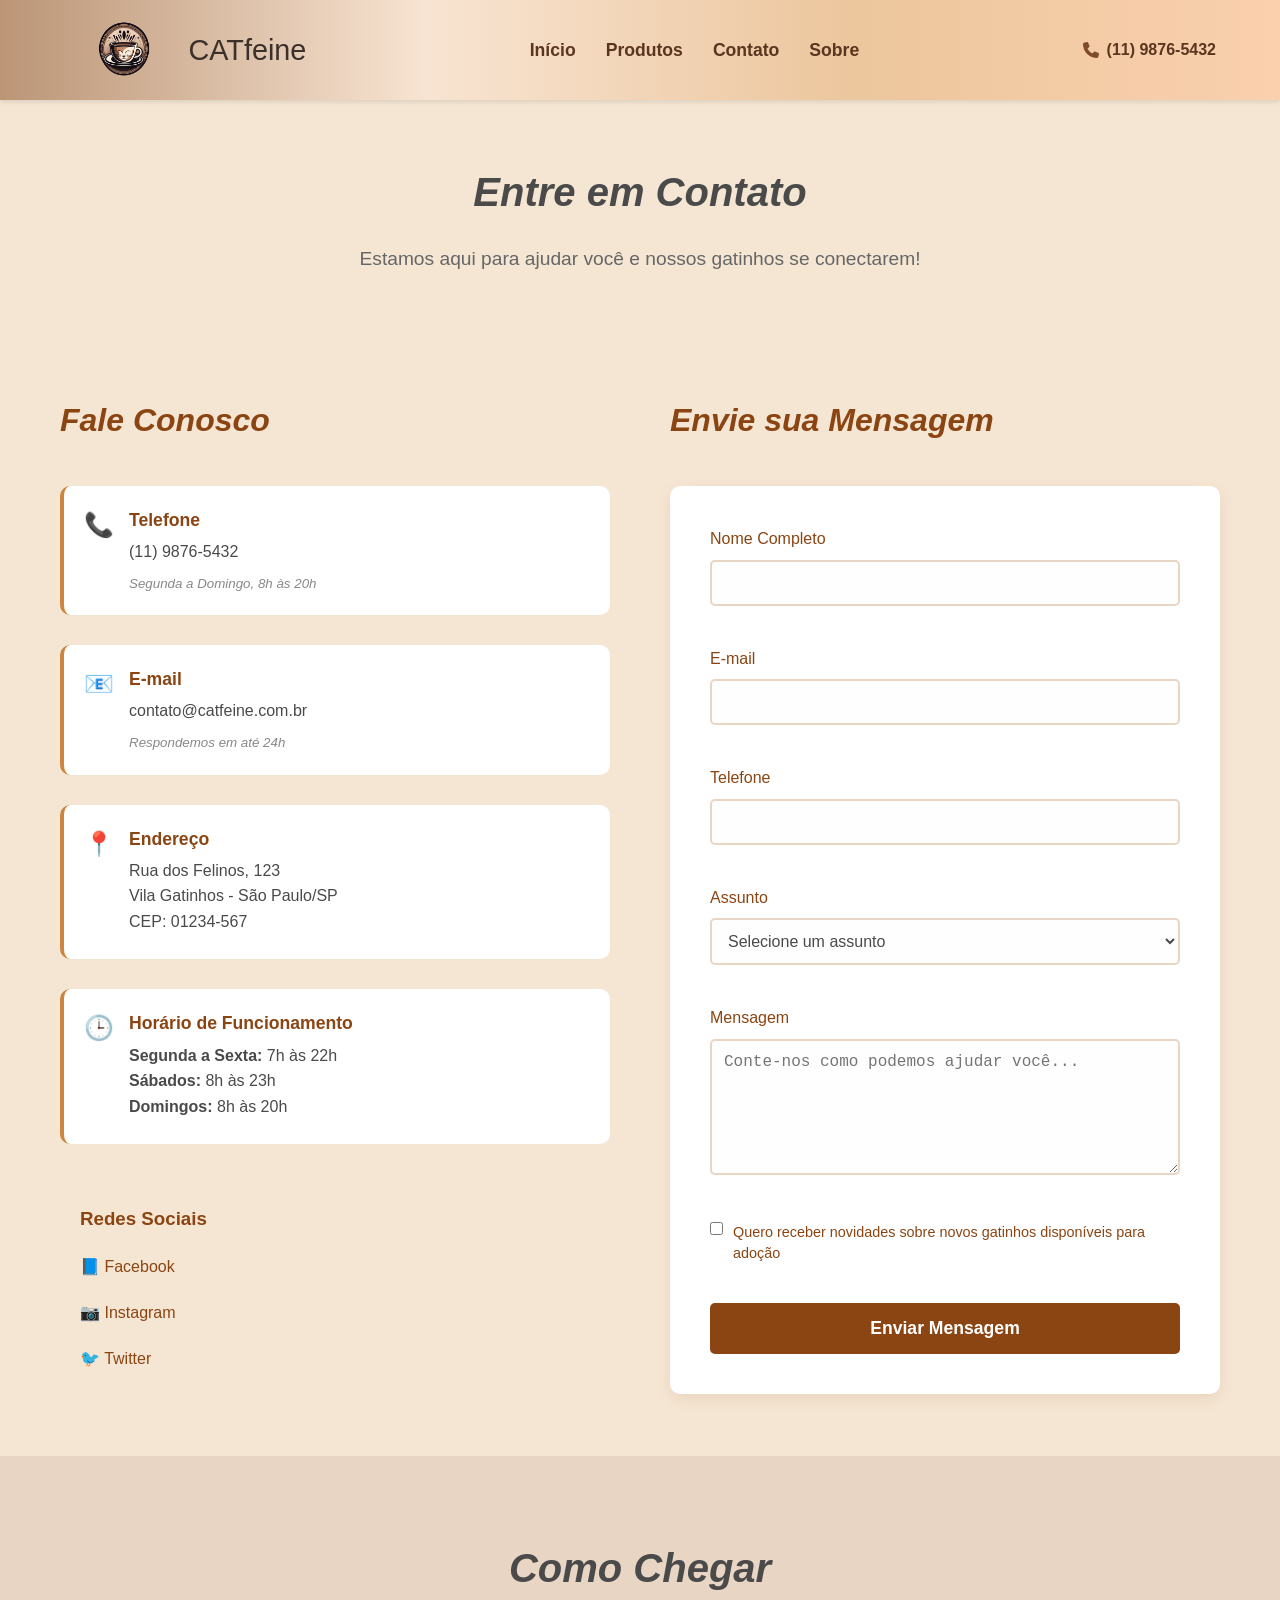
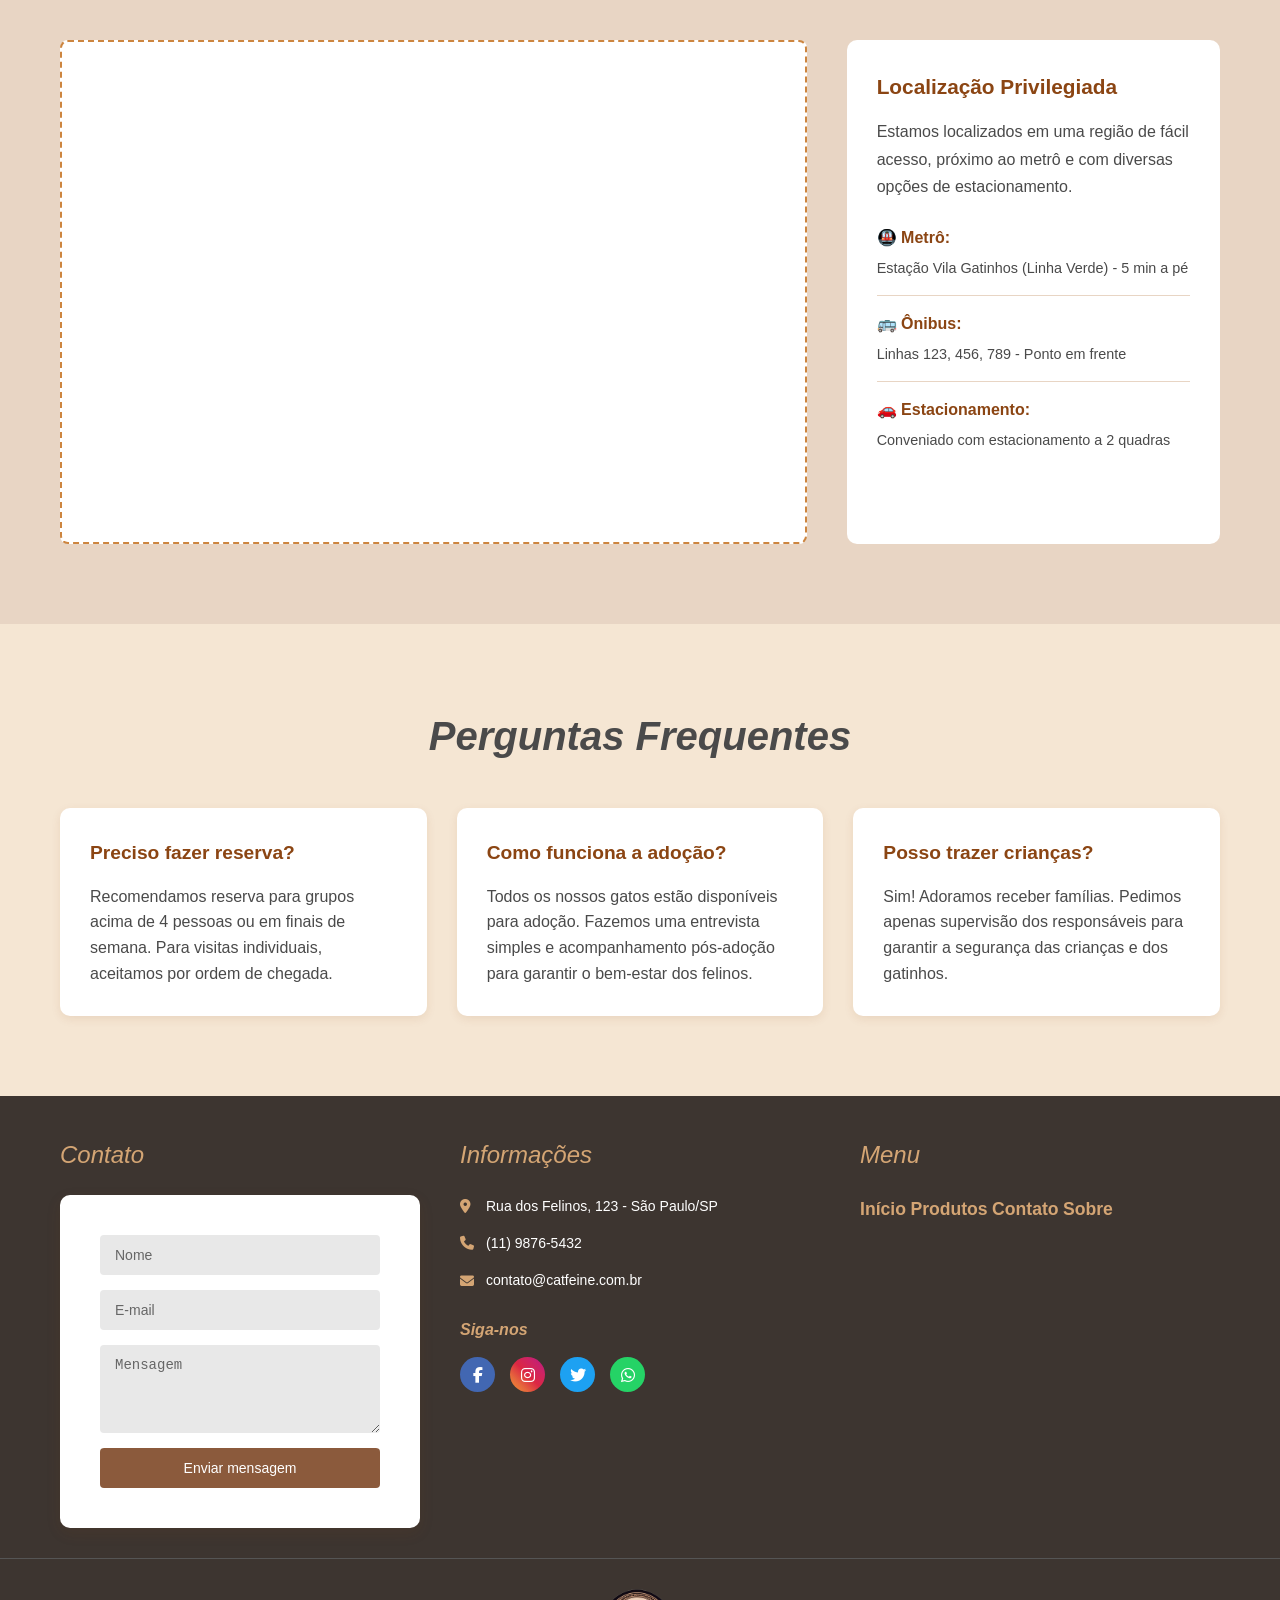
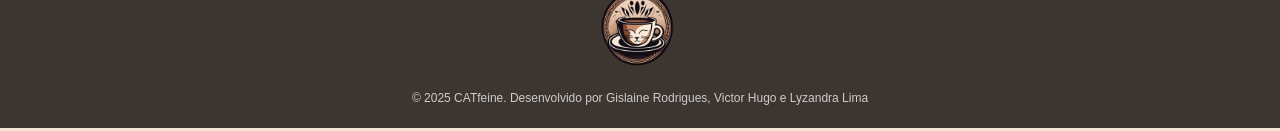
<file: contato.html>
<!DOCTYPE html>
<html lang="pt-BR">

<head>
    <meta charset="UTF-8">
    <meta name="viewport" content="width=device-width, initial-scale=1.0">
    <title>Contato - Catfeine Cat Café</title>
    <link rel="stylesheet" href="styles/contato.css">
    <link rel="stylesheet" href="https://cdnjs.cloudflare.com/ajax/libs/font-awesome/6.4.0/css/all.min.css">
</head>

<body>
    <header>
    <div class="logo">
        <img src="img/logo.png" alt="logotipo da cafeteria CATfeine" height="70px">
        <p>CATfeine</p>
    </div>
    
    <input type="checkbox" id="menu-toggle" class="menu-toggle">
    
    <label for="menu-toggle" class="hamburger">
        <span></span>
        <span></span>
        <span></span>
    </label>
    
    <nav>
        <ul>
            <li><a href="index.html">Início</a></li>
            <li><a href="produtos.html">Produtos</a></li>
            <li><a href="contato.html">Contato</a></li>
            <li><a href="sobre.html">Sobre</a></li>
        </ul>
    </nav>
    
    <div class="header-contact">
        <i class="fas fa-phone"></i>
        <span>(11) 9876-5432</span>
    </div>
</header>

    <main>
        <section class="contact-header">
            <div class="container">
                <h1 class="page-title">Entre em Contato</h1>
                <p class="page-subtitle">Estamos aqui para ajudar você e nossos gatinhos se conectarem!</p>
            </div>
        </section>

        <section class="contact-main">
            <div class="container">
                <div class="contact-grid">
                    <div class="contact-info-section">
                        <h2>Fale Conosco</h2>

                        <div class="contact-item">
                            <div class="contact-icon">📞</div>
                            <div class="contact-details">
                                <h3>Telefone</h3>
                                <p>(11) 9876-5432</p>
                                <small>Segunda a Domingo, 8h às 20h</small>
                            </div>
                        </div>

                        <div class="contact-item">
                            <div class="contact-icon">📧</div>
                            <div class="contact-details">
                                <h3>E-mail</h3>
                                <p>contato@catfeine.com.br</p>
                                <small>Respondemos em até 24h</small>
                            </div>
                        </div>

                        <div class="contact-item">
                            <div class="contact-icon">📍</div>
                            <div class="contact-details">
                                <h3>Endereço</h3>
                                <p>Rua dos Felinos, 123<br>
                                    Vila Gatinhos - São Paulo/SP<br>
                                    CEP: 01234-567</p>
                            </div>
                        </div>

                        <div class="contact-item">
                            <div class="contact-icon">🕒</div>
                            <div class="contact-details">
                                <h3>Horário de Funcionamento</h3>
                                <p><strong>Segunda a Sexta:</strong> 7h às 22h<br>
                                    <strong>Sábados:</strong> 8h às 23h<br>
                                    <strong>Domingos:</strong> 8h às 20h
                                </p>
                            </div>
                        </div>

                        <div class="social-media">
                            <h3>Redes Sociais</h3>
                            <div class="social-links">
                                <a href="#" class="social-link">📘 Facebook</a>
                                <a href="#" class="social-link">📷 Instagram</a>
                                <a href="#" class="social-link">🐦 Twitter</a>
                            </div>
                        </div>
                    </div>

                    <div class="contact-form-section">
                        <h2>Envie sua Mensagem</h2>
                        <form class="contact-form" action="#" method="POST">
                            <div class="form-group">
                                <label for="name">Nome Completo</label>
                                <input type="text" id="name" name="name" required>
                            </div>

                            <div class="form-group">
                                <label for="email">E-mail</label>
                                <input type="email" id="email" name="email" required>
                            </div>

                            <div class="form-group">
                                <label for="phone">Telefone</label>
                                <input type="tel" id="phone" name="phone">
                            </div>

                            <div class="form-group">
                                <label for="subject">Assunto</label>
                                <select id="subject" name="subject" required>
                                    <option value="">Selecione um assunto</option>
                                    <option value="reserva">Reserva de Mesa</option>
                                    <option value="adocao">Adoção de Gatos</option>
                                    <option value="evento">Eventos Especiais</option>
                                    <option value="feedback">Feedback</option>
                                    <option value="parceria">Parcerias</option>
                                    <option value="outros">Outros</option>
                                </select>
                            </div>

                            <div class="form-group">
                                <label for="message">Mensagem</label>
                                <textarea id="message" name="message" rows="6"
                                    placeholder="Conte-nos como podemos ajudar você..." required></textarea>
                            </div>

                            <div class="form-group checkbox-group">
                                <input type="checkbox" id="newsletter" name="newsletter">
                                <label for="newsletter">Quero receber novidades sobre novos gatinhos disponíveis para
                                    adoção</label>
                            </div>

                            <button type="submit" class="submit-button">Enviar Mensagem</button>
                        </form>
                    </div>
                </div>
            </div>
        </section>

        <section class="map-section">
            <div class="container">
                <h2 class="section-title">Como Chegar</h2>
                <div class="map-container">
                    <div class="map-placeholder">
                        <iframe
                            src="https://www.google.com/maps/embed?pb=!1m18!1m12!1m3!1d3657.197353585598!2d-46.659069223924384!3d-23.561354478799885!2m3!1f0!2f0!3f0!3m2!1i1024!2i768!4f13.1!3m3!1m2!1s0x94ce59c8da0aa315%3A0xd59f9431f2c9776a!2sAv.%20Paulista%2C%20S%C3%A3o%20Paulo%20-%20SP!5e0!3m2!1spt-BR!2sbr!4v1748806959183!5m2!1spt-BR!2sbr"
                            width="600" height="450" style="border:0;" allowfullscreen="" loading="lazy"
                            referrerpolicy="no-referrer-when-downgrade"></iframe>
                    </div>
                    <div class="map-info">
                        <h3>Localização Privilegiada</h3>
                        <p>Estamos localizados em uma região de fácil acesso, próximo ao metrô e com diversas opções de
                            estacionamento.</p>

                        <div class="transport-info">
                            <div class="transport-item">
                                <strong>🚇 Metrô:</strong>
                                <p>Estação Vila Gatinhos (Linha Verde) - 5 min a pé</p>
                            </div>
                            <div class="transport-item">
                                <strong>🚌 Ônibus:</strong>
                                <p>Linhas 123, 456, 789 - Ponto em frente</p>
                            </div>
                            <div class="transport-item">
                                <strong>🚗 Estacionamento:</strong>
                                <p>Conveniado com estacionamento a 2 quadras</p>
                            </div>
                        </div>
                    </div>
                </div>
            </div>
        </section>

        <section class="faq-section">
            <div class="container">
                <h2 class="section-title">Perguntas Frequentes</h2>
                <div class="faq-grid">
                    <div class="faq-item">
                        <h3>Preciso fazer reserva?</h3>
                        <p>Recomendamos reserva para grupos acima de 4 pessoas ou em finais de semana. Para visitas
                            individuais, aceitamos por ordem de chegada.</p>
                    </div>
                    <div class="faq-item">
                        <h3>Como funciona a adoção?</h3>
                        <p>Todos os nossos gatos estão disponíveis para adoção. Fazemos uma entrevista simples e
                            acompanhamento pós-adoção para garantir o bem-estar dos felinos.</p>
                    </div>
                    <div class="faq-item">
                        <h3>Posso trazer crianças?</h3>
                        <p>Sim! Adoramos receber famílias. Pedimos apenas supervisão dos responsáveis para garantir a
                            segurança das crianças e dos gatinhos.</p>
                    </div>

                </div>
            </div>
        </section>

        <footer class="footer">
            <div class="footer-container">
                <!-- Seção de Contato -->
                <div class="footer-section">
                    <h3 class="footer-title">Contato</h3>
                    <form class="contact-form">
                        <input type="text" placeholder="Nome" class="form-input" required>
                        <input type="email" placeholder="E-mail" class="form-input" required>
                        <textarea placeholder="Mensagem" class="form-textarea" rows="4" required></textarea>
                        <button type="submit" class="form-button">Enviar mensagem</button>
                    </form>
                </div>

                <div class="footer-section">
                    <h3 class="footer-title">Informações</h3>
                    <div class="info-item">
                        <i class="fas fa-map-marker-alt"></i>
                        <span>Rua dos Felinos, 123 - São Paulo/SP</span>
                    </div>
                    <div class="info-item">
                        <i class="fas fa-phone"></i>
                        <span>(11) 9876-5432</span>
                    </div>
                    <div class="info-item">
                        <i class="fas fa-envelope"></i>
                        <span>contato@catfeine.com.br</span>
                    </div>

                    <div class="social-section">
                        <h4 class="social-title">Siga-nos</h4>
                        <div class="social-icons">
                            <a href="facebook_fake.html" class="social-icon facebook" target="_blank">
                                <i class="fab fa-facebook-f"></i>
                            </a>
                            <a href="instagram_fake.html" class="social-icon instagram" target="_blank">
                                <i class="fab fa-instagram"></i>
                            </a>
                            <a href="twitter_fake.html" class="social-icon twitter" target="_blank">
                                <i class="fab fa-twitter"></i>
                            </a>
                            <a href="whatsapp_fake.html" class="social-icon whatsapp" target="_blank">
                                <i class="fab fa-whatsapp"></i>
                            </a>
                        </div>
                    </div>
                </div>

                <div class="footer-section">
                <h3 class="footer-title">Menu</h3>
                <nav class="footer-nav">
                    <a href="index.html">Início</a>
                    <a href="produtos.html">Produtos</a>
                    <a href="contato.html">Contato</a>
                    <a href="sobre.html">Sobre</a>
                </nav>
            </div>
            </div>

            <div class="footer-bottom">
                <img src="img/logo.png" alt="CATfeine Logo" class="footer-logo">
                <p class="footer-copyright">© 2025 CATfeine. Desenvolvido por Gislaine Rodrigues, Victor Hugo e Lyzandra
                    Lima</p>
            </div>
        </footer>


        <script>
            document.getElementById('contactForm').addEventListener('submit', function (e) {
                e.preventDefault();
                alert('Mensagem enviada com sucesso! Entraremos em contato em breve.');
                this.reset();
            });
        </script>

    </main>


</body>

</html>
</file>
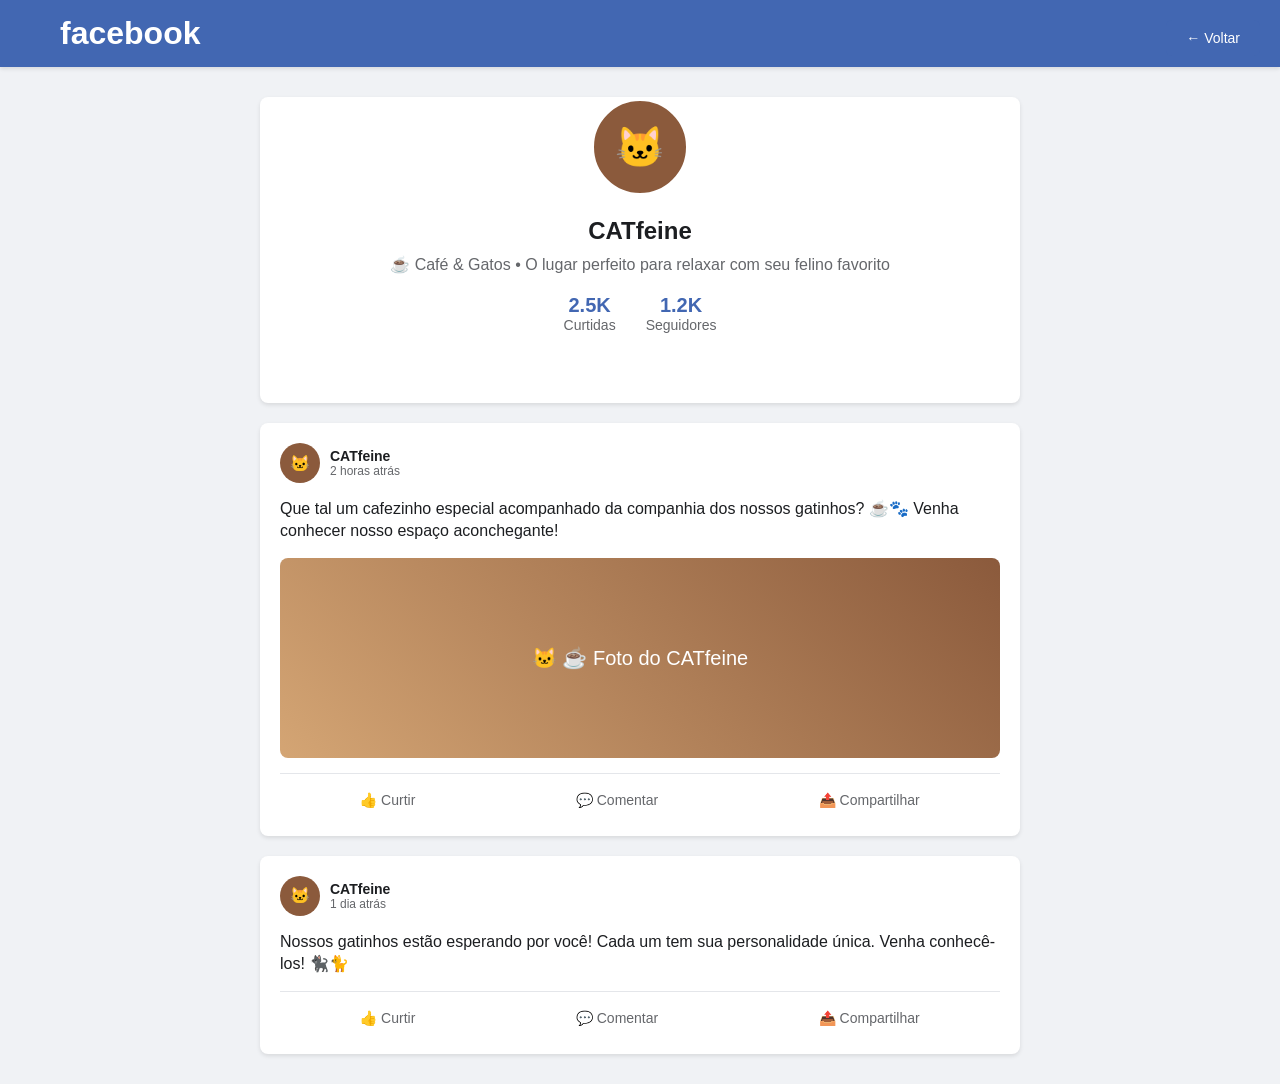
<file: facebook_fake.html>
<!DOCTYPE html>
<html lang="pt-BR">
<head>
    <meta charset="UTF-8">
    <meta name="viewport" content="width=device-width, initial-scale=1.0">
    <title>CATfeine - Facebook</title>
    <style>
        * {
            margin: 0;
            padding: 0;
            box-sizing: border-box;
        }
        
        body {
            font-family: 'Helvetica Neue', Helvetica, Arial, sans-serif;
            background-color: #f0f2f5;
            color: #1c1e21;
        }
        
        .header {
            background-color: #4267B2;
            color: white;
            padding: 15px 0;
            box-shadow: 0 2px 4px rgba(0,0,0,0.1);
        }
        
        .header-content {
            max-width: 1200px;
            margin: 0 auto;
            padding: 0 20px;
            display: flex;
            align-items: center;
            gap: 20px;
        }
        
        .logo {
            font-size: 32px;
            font-weight: bold;
        }
        
        .container {
            max-width: 800px;
            margin: 30px auto;
            padding: 0 20px;
        }
        
        .profile-card {
            background: white;
            border-radius: 8px;
            box-shadow: 0 2px 4px rgba(0,0,0,0.1);
            overflow: hidden;
            margin-bottom: 20px;
        }
        
        .cover-photo {
            height: 200px;
            background: linear-gradient(45deg, #8b5a3c, #d4a574);
            position: relative;
        }
        
        .profile-info {
            padding: 50px;
            text-align: center;
        }
        
        .profile-pic {
            width: 100px;
            height: 100px;
            border-radius: 50%;
            background: #8b5a3c;
            margin: -50px auto 20px;
            display: flex;
            align-items: center;
            justify-content: center;
            color: white;
            font-size: 40px;
            border: 4px solid white;
        }
        
        .profile-name {
            font-size: 24px;
            font-weight: bold;
            margin-bottom: 10px;
        }
        
        .profile-desc {
            color: #65676b;
            margin-bottom: 20px;
        }
        
        .stats {
            display: flex;
            justify-content: center;
            gap: 30px;
            margin-bottom: 20px;
        }
        
        .stat {
            text-align: center;
        }
        
        .stat-number {
            font-size: 20px;
            font-weight: bold;
            color: #4267B2;
        }
        
        .stat-label {
            color: #65676b;
            font-size: 14px;
        }
        
        .post {
            background: white;
            border-radius: 8px;
            box-shadow: 0 2px 4px rgba(0,0,0,0.1);
            padding: 20px;
            margin-bottom: 20px;
        }
        
        .post-header {
            display: flex;
            align-items: center;
            gap: 10px;
            margin-bottom: 15px;
        }
        
        .post-avatar {
            width: 40px;
            height: 40px;
            border-radius: 50%;
            background: #8b5a3c;
            display: flex;
            align-items: center;
            justify-content: center;
            color: white;
            font-size: 16px;
        }
        
        .post-info h4 {
            font-size: 14px;
            font-weight: bold;
        }
        
        .post-time {
            font-size: 12px;
            color: #65676b;
        }
        
        .post-content {
            margin-bottom: 15px;
            line-height: 1.4;
        }
        
        .post-image {
            width: 100%;
            height: 200px;
            background: linear-gradient(45deg, #d4a574, #8b5a3c);
            border-radius: 8px;
            margin-bottom: 15px;
            display: flex;
            align-items: center;
            justify-content: center;
            color: white;
            font-size: 20px;
        }
        
        .post-actions {
            border-top: 1px solid #e4e6ea;
            padding-top: 10px;
            display: flex;
            justify-content: space-around;
        }
        
        .action-btn {
            background: none;
            border: none;
            color: #65676b;
            font-size: 14px;
            cursor: pointer;
            padding: 8px 16px;
            border-radius: 6px;
            transition: background-color 0.2s;
        }
        
        .action-btn:hover {
            background-color: #f0f2f5;
        }
        
        .back-btn {
            position: fixed;
            top: 20px;
            right: 20px;
            background: #4267B2;
            color: white;
            border: none;
            padding: 10px 20px;
            border-radius: 6px;
            cursor: pointer;
            font-size: 14px;
        }
        
        .back-btn:hover {
            background: #365899;
        }
    </style>
</head>
<body>
    <button class="back-btn" onclick="window.history.back()">← Voltar</button>
    
    <div class="header">
        <div class="header-content">
            <div class="logo">facebook</div>
        </div>
    </div>
    
    <div class="container">
        <div class="profile-card">
            
            <div class="profile-info">
                <div class="profile-pic">🐱</div>
                <h1 class="profile-name">CATfeine</h1>
                <p class="profile-desc">☕ Café & Gatos • O lugar perfeito para relaxar com seu felino favorito</p>
                <div class="stats">
                    <div class="stat">
                        <div class="stat-number">2.5K</div>
                        <div class="stat-label">Curtidas</div>
                    </div>
                    <div class="stat">
                        <div class="stat-number">1.2K</div>
                        <div class="stat-label">Seguidores</div>
                    </div>
                </div>
            </div>
        </div>
        
        <div class="post">
            <div class="post-header">
                <div class="post-avatar">🐱</div>
                <div class="post-info">
                    <h4>CATfeine</h4>
                    <div class="post-time">2 horas atrás</div>
                </div>
            </div>
            <div class="post-content">
                Que tal um cafezinho especial acompanhado da companhia dos nossos gatinhos? ☕🐾 Venha conhecer nosso espaço aconchegante!
            </div>
            <div class="post-image">
                🐱 ☕ Foto do CATfeine
            </div>
            <div class="post-actions">
                <button class="action-btn">👍 Curtir</button>
                <button class="action-btn">💬 Comentar</button>
                <button class="action-btn">📤 Compartilhar</button>
            </div>
        </div>
        
        <div class="post">
            <div class="post-header">
                <div class="post-avatar">🐱</div>
                <div class="post-info">
                    <h4>CATfeine</h4>
                    <div class="post-time">1 dia atrás</div>
                </div>
            </div>
            <div class="post-content">
                Nossos gatinhos estão esperando por você! Cada um tem sua personalidade única. Venha conhecê-los! 🐈‍⬛🐈
            </div>
            <div class="post-actions">
                <button class="action-btn">👍 Curtir</button>
                <button class="action-btn">💬 Comentar</button>
                <button class="action-btn">📤 Compartilhar</button>
            </div>
        </div>
    </div>
</body>
</html>
</file>
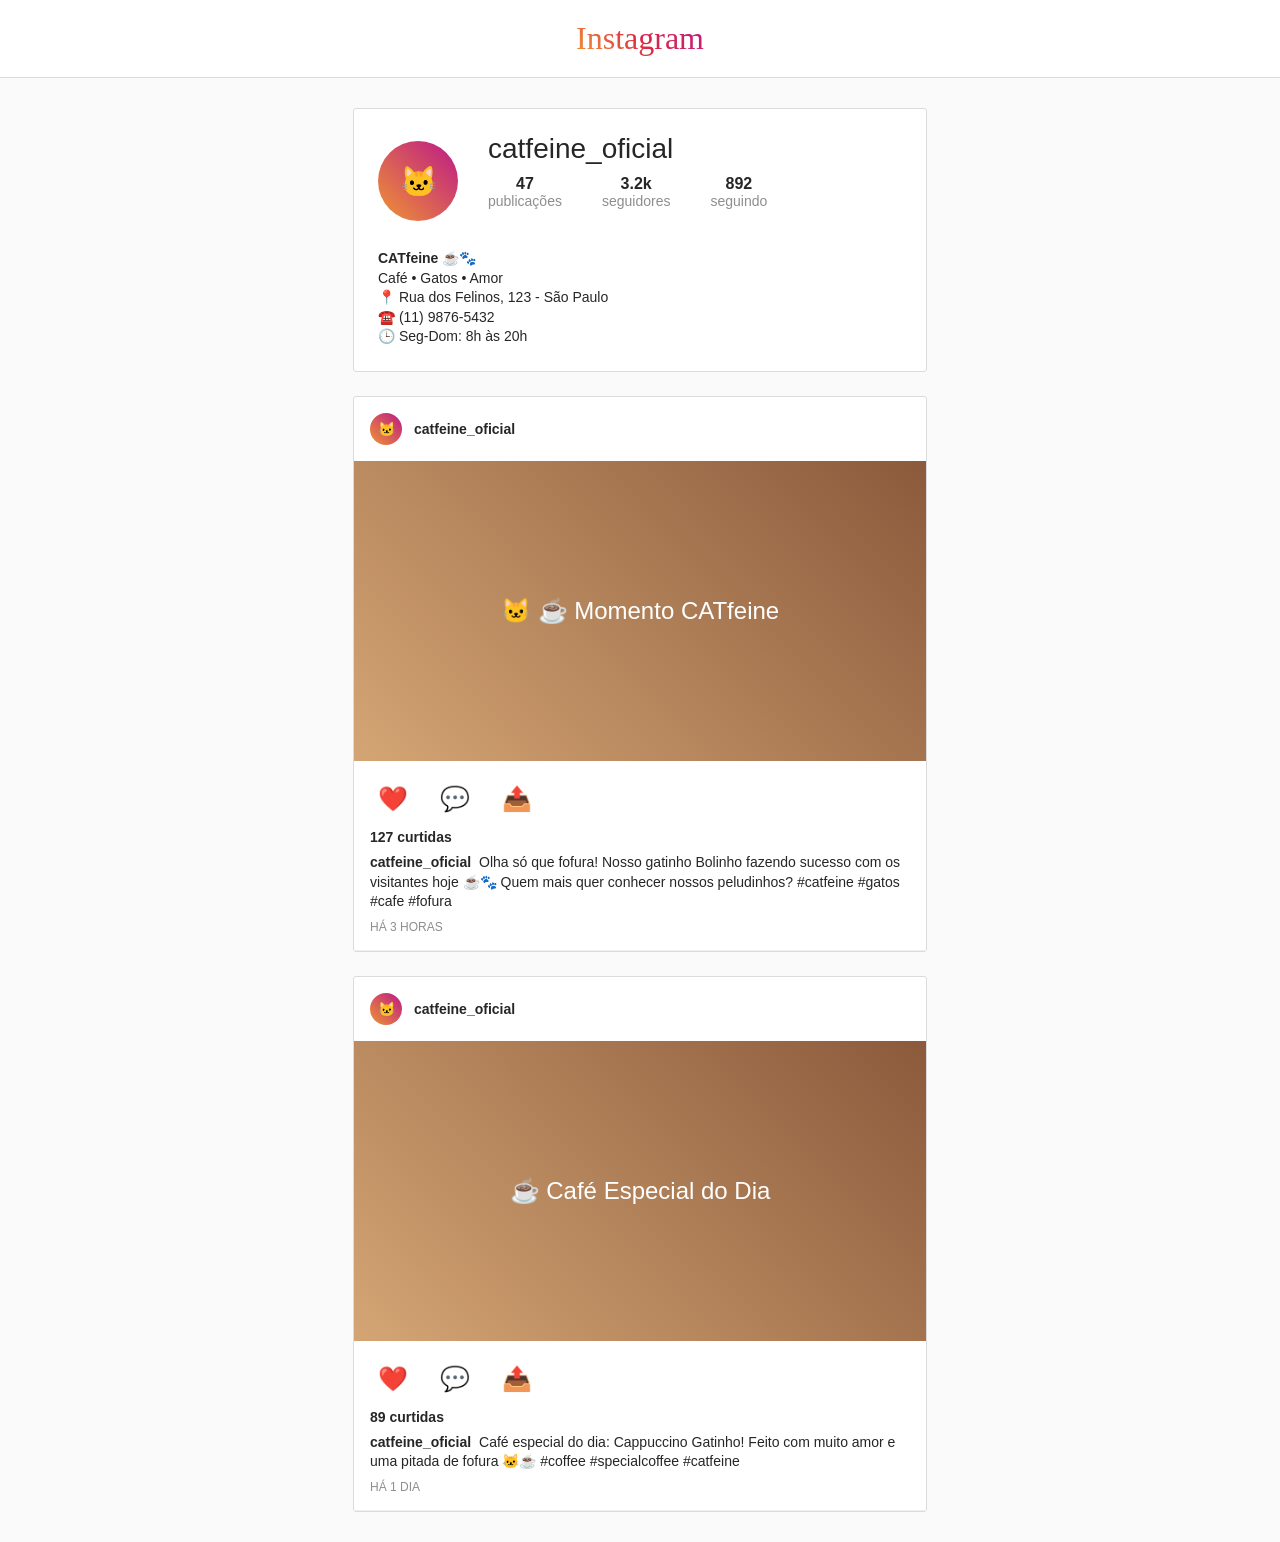
<file: instagram_fake.html>
<!DOCTYPE html>
<html lang="pt-BR">
<head>
    <meta charset="UTF-8">
    <meta name="viewport" content="width=device-width, initial-scale=1.0">
    <title>CATfeine - Instagram</title>
    <style>
        * {
            margin: 0;
            padding: 0;
            box-sizing: border-box;
        }
        
        body {
            font-family: -apple-system, BlinkMacSystemFont, 'Segoe UI', Roboto, Helvetica, Arial, sans-serif;
            background-color: #fafafa;
            color: #262626;
        }
        
        .header {
            background: white;
            border-bottom: 1px solid #dbdbdb;
            padding: 20px 0;
            position: sticky;
            top: 0;
            z-index: 100;
        }
        
        .header-content {
            max-width: 935px;
            margin: 0 auto;
            padding: 0 20px;
            display: flex;
            align-items: center;
            justify-content: center;
        }
        
        .logo {
            font-family: 'Billabong', cursive;
            font-size: 32px;
            background: linear-gradient(45deg, #f09433 0%, #e6683c 25%, #dc2743 50%, #cc2366 75%, #bc1888 100%);
            -webkit-background-clip: text;
            -webkit-text-fill-color: transparent;
            background-clip: text;
        }
        
        .container {
            max-width: 614px;
            margin: 30px auto;
            padding: 0 20px;
        }
        
        .profile {
            background: white;
            border: 1px solid #dbdbdb;
            border-radius: 3px;
            padding: 24px;
            margin-bottom: 24px;
        }
        
        .profile-header {
            display: flex;
            align-items: center;
            gap: 30px;
            margin-bottom: 20px;
        }
        
        .profile-pic {
            width: 80px;
            height: 80px;
            border-radius: 50%;
            background: linear-gradient(45deg, #f09433, #bc1888);
            display: flex;
            align-items: center;
            justify-content: center;
            color: white;
            font-size: 30px;
            flex-shrink: 0;
        }
        
        .profile-info h1 {
            font-size: 28px;
            font-weight: 300;
            margin-bottom: 10px;
        }
        
        .profile-stats {
            display: flex;
            gap: 40px;
            margin-bottom: 20px;
        }
        
        .stat {
            display: flex;
            flex-direction: column;
            align-items: center;
        }
        
        .stat-number {
            font-weight: 600;
            font-size: 16px;
        }
        
        .stat-label {
            color: #8e8e8e;
            font-size: 14px;
        }
        
        .profile-bio {
            font-size: 14px;
            line-height: 1.4;
        }
        
        .post {
            background: white;
            border: 1px solid #dbdbdb;
            border-radius: 3px;
            margin-bottom: 24px;
        }
        
        .post-header {
            padding: 16px;
            display: flex;
            align-items: center;
            gap: 12px;
        }
        
        .post-avatar {
            width: 32px;
            height: 32px;
            border-radius: 50%;
            background: linear-gradient(45deg, #f09433, #bc1888);
            display: flex;
            align-items: center;
            justify-content: center;
            color: white;
            font-size: 14px;
        }
        
        .post-username {
            font-weight: 600;
            font-size: 14px;
        }
        
        .post-image {
            width: 100%;
            height: 300px;
            background: linear-gradient(45deg, #d4a574, #8b5a3c);
            display: flex;
            align-items: center;
            justify-content: center;
            color: white;
            font-size: 24px;
        }
        
        .post-actions {
            padding: 16px;
            border-bottom: 1px solid #efefef;
        }
        
        .action-buttons {
            display: flex;
            gap: 16px;
            margin-bottom: 8px;
        }
        
        .action-btn {
            background: none;
            border: none;
            font-size: 24px;
            cursor: pointer;
            padding: 8px;
        }
        
        .likes {
            font-weight: 600;
            font-size: 14px;
            margin-bottom: 8px;
        }
        
        .caption {
            font-size: 14px;
            line-height: 1.4;
        }
        
        .username {
            font-weight: 600;
            margin-right: 4px;
        }
        
        .post-time {
            color: #8e8e8e;
            font-size: 12px;
            margin-top: 8px;
            text-transform: uppercase;
        }
        
        .back-btn {
            position: fixed;
            top: 20px;
            right: 20px;
            background: linear-gradient(45deg, #f09433, #bc1888);
            color: white;
            border: none;
            padding: 10px 20px;
            border-radius: 20px;
            cursor: pointer;
            font-size: 14px;
            font-weight: 600;
        }
        
        .back-btn:hover {
            opacity: 0.8;
        }
    </style>
</head>
<body>
    <button class="back-btn" onclick="window.history.back()">← Voltar</button>
    
    <div class="header">
        <div class="header-content">
            <div class="logo">Instagram</div>
        </div>
    </div>
    
    <div class="container">
        <div class="profile">
            <div class="profile-header">
                <div class="profile-pic">🐱</div>
                <div class="profile-info">
                    <h1>catfeine_oficial</h1>
                    <div class="profile-stats">
                        <div class="stat">
                            <div class="stat-number">47</div>
                            <div class="stat-label">publicações</div>
                        </div>
                        <div class="stat">
                            <div class="stat-number">3.2k</div>
                            <div class="stat-label">seguidores</div>
                        </div>
                        <div class="stat">
                            <div class="stat-number">892</div>
                            <div class="stat-label">seguindo</div>
                        </div>
                    </div>
                </div>
            </div>
            <div class="profile-bio">
                <strong>CATfeine ☕🐾</strong><br>
                Café • Gatos • Amor<br>
                📍 Rua dos Felinos, 123 - São Paulo<br>
                ☎️ (11) 9876-5432<br>
                🕒 Seg-Dom: 8h às 20h
            </div>
        </div>
        
        <div class="post">
            <div class="post-header">
                <div class="post-avatar">🐱</div>
                <div class="post-username">catfeine_oficial</div>
            </div>
            <div class="post-image">
                🐱 ☕ Momento CATfeine
            </div>
            <div class="post-actions">
                <div class="action-buttons">
                    <button class="action-btn">❤️</button>
                    <button class="action-btn">💬</button>
                    <button class="action-btn">📤</button>
                </div>
                <div class="likes">127 curtidas</div>
                <div class="caption">
                    <span class="username">catfeine_oficial</span>
                    Olha só que fofura! Nosso gatinho Bolinho fazendo sucesso com os visitantes hoje ☕🐾 Quem mais quer conhecer nossos peludinhos? #catfeine #gatos #cafe #fofura
                </div>
                <div class="post-time">HÁ 3 HORAS</div>
            </div>
        </div>
        
        <div class="post">
            <div class="post-header">
                <div class="post-avatar">🐱</div>
                <div class="post-username">catfeine_oficial</div>
            </div>
            <div class="post-image">
                ☕ Café Especial do Dia
            </div>
            <div class="post-actions">
                <div class="action-buttons">
                    <button class="action-btn">❤️</button>
                    <button class="action-btn">💬</button>
                    <button class="action-btn">📤</button>
                </div>
                <div class="likes">89 curtidas</div>
                <div class="caption">
                    <span class="username">catfeine_oficial</span>
                    Café especial do dia: Cappuccino Gatinho! Feito com muito amor e uma pitada de fofura 🐱☕ #coffee #specialcoffee #catfeine
                </div>
                <div class="post-time">HÁ 1 DIA</div>
            </div>
        </div>
    </div>
</body>
</html>
</file>
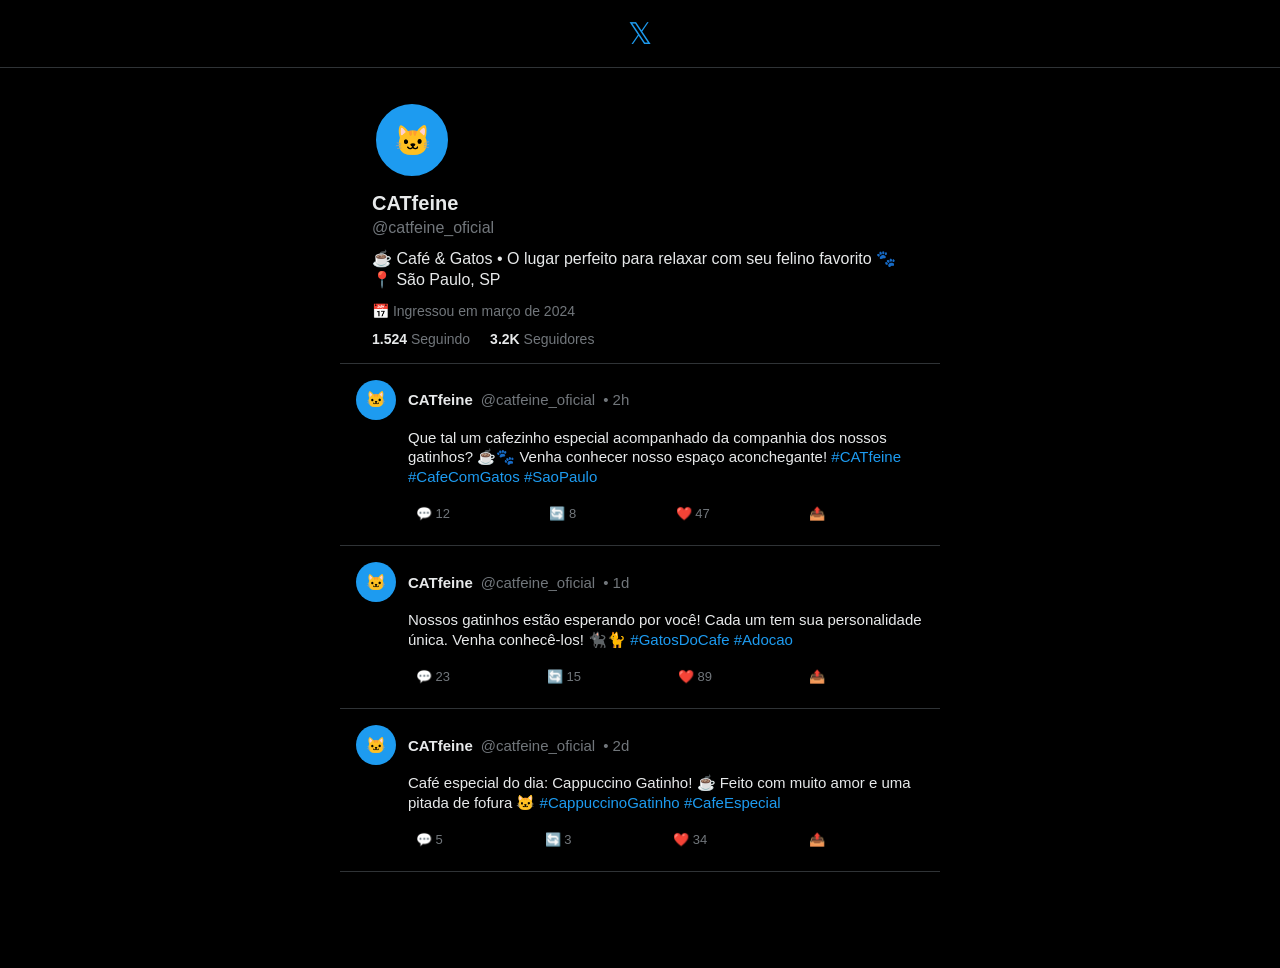
<file: twitter_fake.html>
<!DOCTYPE html>
<html lang="pt-BR">
<head>
    <meta charset="UTF-8">
    <meta name="viewport" content="width=device-width, initial-scale=1.0">
    <title>CATfeine - Twitter</title>
    <style>
        * {
            margin: 0;
            padding: 0;
            box-sizing: border-box;
        }
        
        body {
            font-family: -apple-system, BlinkMacSystemFont, "Segoe UI", Roboto, Helvetica, Arial, sans-serif;
            background-color: #000;
            color: #e7e9ea;
        }
        
        .header {
            background: #000;
            border-bottom: 1px solid #2f3336;
            padding: 16px 0;
            position: sticky;
            top: 0;
            z-index: 100;
        }
        
        .header-content {
            max-width: 600px;
            margin: 0 auto;
            padding: 0 16px;
            display: flex;
            align-items: center;
            justify-content: center;
        }
        
        .logo {
            font-size: 30px;
            color: #1d9bf0;
        }
        
        .container {
            max-width: 600px;
            margin: 0 auto;
            min-height: 100vh;
        }
        
        .profile {
            border-bottom: 1px solid #2f3336;
            padding: 16px;
        }
        
        .profile-header {
            position: relative;
            margin-bottom: 16px;
        }
        
        .cover-photo {
            height: 150px;
            background: linear-gradient(45deg, #8b5a3c, #d4a574);
            border-radius: 16px;
            margin-bottom: -40px;
        }
        
        .profile-info {
            padding: 0 16px;
        }
        
        .profile-pic {
            width: 80px;
            height: 80px;
            border-radius: 50%;
            background: #1d9bf0;
            border: 4px solid #000;
            display: flex;
            align-items: center;
            justify-content: center;
            color: white;
            font-size: 30px;
            margin-bottom: 12px;
        }
        
        .profile-name {
            font-size: 20px;
            font-weight: 800;
            margin-bottom: 4px;
        }
        
        .profile-handle {
            color: #71767b;
            margin-bottom: 12px;
        }
        
        .profile-bio {
            margin-bottom: 12px;
            line-height: 1.3;
        }
        
        .profile-meta {
            display: flex;
            gap: 16px;
            color: #71767b;
            font-size: 14px;
            margin-bottom: 12px;
        }
        
        .profile-stats {
            display: flex;
            gap: 20px;
            font-size: 14px;
        }
        
        .stat {
            color: #71767b;
        }
        
        .stat-number {
            color: #e7e9ea;
            font-weight: 700;
        }
        
        .tweet {
            border-bottom: 1px solid #2f3336;
            padding: 16px;
            transition: background-color 0.2s;
        }
        
        .tweet:hover {
            background-color: rgba(255, 255, 255, 0.03);
        }
        
        .tweet-header {
            display: flex;
            gap: 12px;
            margin-bottom: 8px;
        }
        
        .tweet-avatar {
            width: 40px;
            height: 40px;
            border-radius: 50%;
            background: #1d9bf0;
            display: flex;
            align-items: center;
            justify-content: center;
            color: white;
            font-size: 16px;
            flex-shrink: 0;
        }
        
        .tweet-info {
            display: flex;
            align-items: center;
            gap: 8px;
            flex-wrap: wrap;
        }
        
        .tweet-name {
            font-weight: 700;
            font-size: 15px;
        }
        
        .tweet-handle {
            color: #71767b;
            font-size: 15px;
        }
        
        .tweet-time {
            color: #71767b;
            font-size: 15px;
        }
        
        .tweet-content {
            font-size: 15px;
            line-height: 1.3;
            margin-bottom: 12px;
            margin-left: 52px;
        }
        
        .tweet-actions {
            display: flex;
            justify-content: space-between;
            max-width: 425px;
            margin-left: 52px;
        }
        
        .action-btn {
            background: none;
            border: none;
            color: #71767b;
            cursor: pointer;
            padding: 8px;
            border-radius: 50%;
            transition: all 0.2s;
            display: flex;
            align-items: center;
            gap: 4px;
            font-size: 13px;
        }
        
        .action-btn:hover {
            background-color: rgba(29, 155, 240, 0.1);
            color: #1d9bf0;
        }
        
        .hashtag {
            color: #1d9bf0;
        }
        
        .back-btn {
            position: fixed;
            top: 20px;
            right: 20px;
            background: #1d9bf0;
            color: white;
            border: none;
            padding: 10px 20px;
            border-radius: 20px;
            cursor: pointer;
            font-size: 14px;
            font-weight: 700;
        }
        
        .back-btn:hover {
            background: #1a8cd8;
        }
    </style>
</head>
<body>
    <button class="back-btn" onclick="window.history.back()">← Voltar</button>
    
    <div class="header">
        <div class="header-content">
            <div class="logo">𝕏</div>
        </div>
    </div>
    
    <div class="container">
        <div class="profile">
            <div class="profile-header">
                
            </div>
            <div class="profile-info">
                <div class="profile-pic">🐱</div>
                <h1 class="profile-name">CATfeine</h1>
                <div class="profile-handle">@catfeine_oficial</div>
                <div class="profile-bio">
                    ☕ Café & Gatos • O lugar perfeito para relaxar com seu felino favorito 🐾<br>
                    📍 São Paulo, SP
                </div>
                <div class="profile-meta">
                    <span>📅 Ingressou em março de 2024</span>
                </div>
                <div class="profile-stats">
                    <div class="stat">
                        <span class="stat-number">1.524</span> Seguindo
                    </div>
                    <div class="stat">
                        <span class="stat-number">3.2K</span> Seguidores
                    </div>
                </div>
            </div>
        </div>
        
        <div class="tweet">
            <div class="tweet-header">
                <div class="tweet-avatar">🐱</div>
                <div class="tweet-info">
                    <span class="tweet-name">CATfeine</span>
                    <span class="tweet-handle">@catfeine_oficial</span>
                    <span class="tweet-time">• 2h</span>
                </div>
            </div>
            <div class="tweet-content">
                Que tal um cafezinho especial acompanhado da companhia dos nossos gatinhos? ☕🐾 Venha conhecer nosso espaço aconchegante! <span class="hashtag">#CATfeine</span> <span class="hashtag">#CafeComGatos</span> <span class="hashtag">#SaoPaulo</span>
            </div>
            <div class="tweet-actions">
                <button class="action-btn">💬 12</button>
                <button class="action-btn">🔄 8</button>
                <button class="action-btn">❤️ 47</button>
                <button class="action-btn">📤</button>
            </div>
        </div>
        
        <div class="tweet">
            <div class="tweet-header">
                <div class="tweet-avatar">🐱</div>
                <div class="tweet-info">
                    <span class="tweet-name">CATfeine</span>
                    <span class="tweet-handle">@catfeine_oficial</span>
                    <span class="tweet-time">• 1d</span>
                </div>
            </div>
            <div class="tweet-content">
                Nossos gatinhos estão esperando por você! Cada um tem sua personalidade única. Venha conhecê-los! 🐈‍⬛🐈 <span class="hashtag">#GatosDoCafe</span> <span class="hashtag">#Adocao</span>
            </div>
            <div class="tweet-actions">
                <button class="action-btn">💬 23</button>
                <button class="action-btn">🔄 15</button>
                <button class="action-btn">❤️ 89</button>
                <button class="action-btn">📤</button>
            </div>
        </div>
        
        <div class="tweet">
            <div class="tweet-header">
                <div class="tweet-avatar">🐱</div>
                <div class="tweet-info">
                    <span class="tweet-name">CATfeine</span>
                    <span class="tweet-handle">@catfeine_oficial</span>
                    <span class="tweet-time">• 2d</span>
                </div>
            </div>
            <div class="tweet-content">
                Café especial do dia: Cappuccino Gatinho! ☕ Feito com muito amor e uma pitada de fofura 🐱 <span class="hashtag">#CappuccinoGatinho</span> <span class="hashtag">#CafeEspecial</span>
            </div>
            <div class="tweet-actions">
                <button class="action-btn">💬 5</button>
                <button class="action-btn">🔄 3</button>
                <button class="action-btn">❤️ 34</button>
                <button class="action-btn">📤</button>
            </div>
        </div>
    </div>
</body>
</html>
</file>
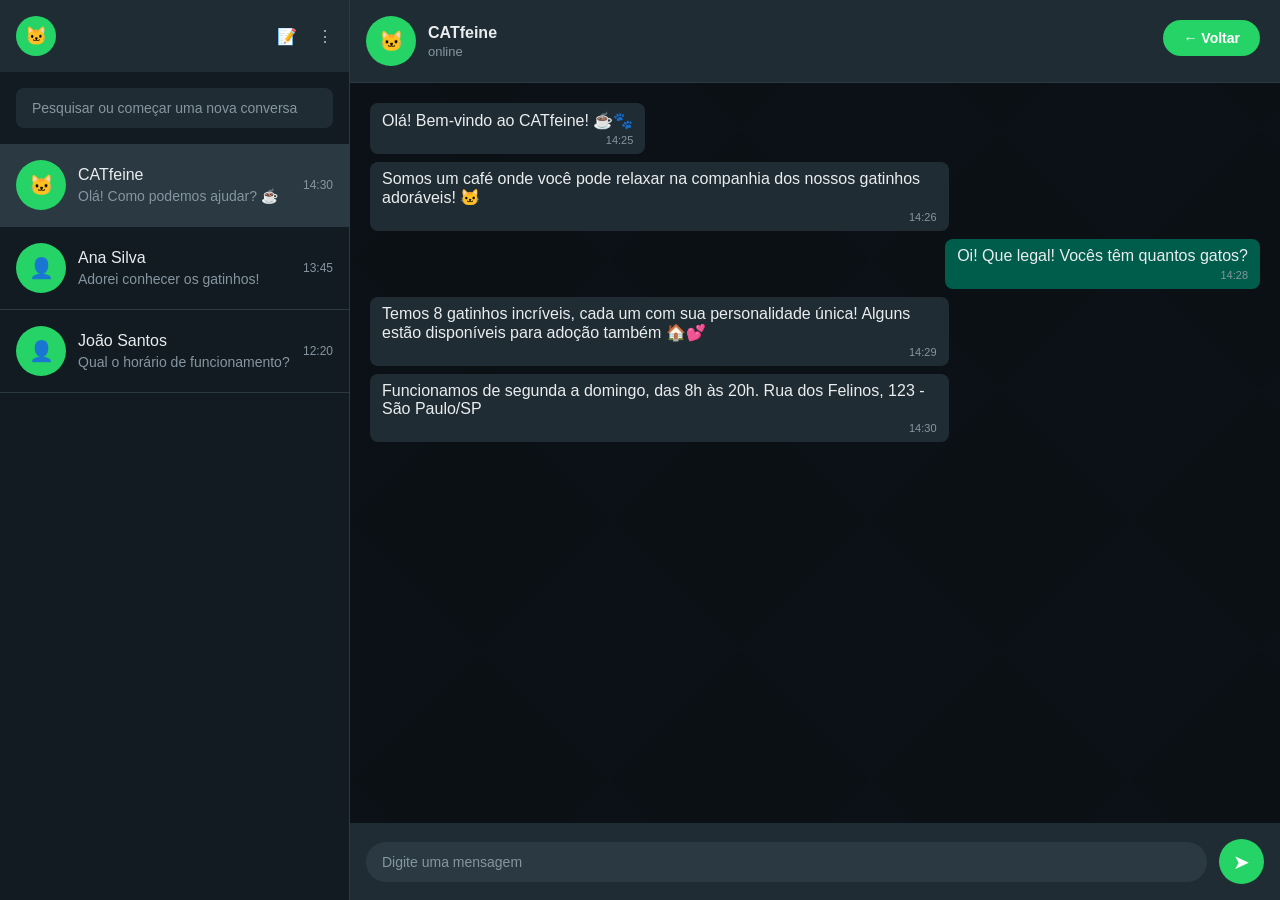
<file: whatsapp_fake.html>
<!DOCTYPE html>
<html lang="pt-BR">
<head>
    <meta charset="UTF-8">
    <meta name="viewport" content="width=device-width, initial-scale=1.0">
    <title>CATfeine - WhatsApp</title>
    <style>
        * {
            margin: 0;
            padding: 0;
            box-sizing: border-box;
        }
        
        body {
            font-family: -apple-system, BlinkMacSystemFont, 'Segoe UI', Roboto, Helvetica, Arial, sans-serif;
            background: #0a1014;
            color: #e9edef;
            height: 100vh;
            overflow: hidden;
        }
        
        .whatsapp-container {
            display: flex;
            height: 100vh;
        }
        
        .sidebar {
            width: 350px;
            background: #111b21;
            border-right: 1px solid #2a3942;
            display: flex;
            flex-direction: column;
        }
        
        .sidebar-header {
            background: #202c33;
            padding: 16px;
            display: flex;
            align-items: center;
            justify-content: space-between;
        }
        
        .profile-pic {
            width: 40px;
            height: 40px;
            border-radius: 50%;
            background: #25D366;
            display: flex;
            align-items: center;
            justify-content: center;
            color: white;
            font-size: 18px;
        }
        
        .sidebar-actions {
            display: flex;
            gap: 20px;
            color: #aebac1;
        }
        
        .search-bar {
            padding: 16px;
            background: #111b21;
        }
        
        .search-input {
            width: 100%;
            background: #202c33;
            border: none;
            border-radius: 8px;
            padding: 12px 16px;
            color: #e9edef;
            font-size: 14px;
        }
        
        .search-input::placeholder {
            color: #8696a0;
        }
        
        .chat-list {
            flex: 1;
            overflow-y: auto;
        }
        
        .chat-item {
            padding: 16px;
            border-bottom: 1px solid #2a3942;
            cursor: pointer;
            transition: background-color 0.2s;
            display: flex;
            align-items: center;
            gap: 12px;
        }
        
        .chat-item:hover {
            background: #202c33;
        }
        
        .chat-item.active {
            background: #2a3942;
        }
        
        .chat-avatar {
            width: 50px;
            height: 50px;
            border-radius: 50%;
            background: #25D366;
            display: flex;
            align-items: center;
            justify-content: center;
            color: white;
            font-size: 20px;
            flex-shrink: 0;
        }
        
        .chat-info {
            flex: 1;
            min-width: 0;
        }
        
        .chat-name {
            font-weight: 500;
            margin-bottom: 4px;
            color: #e9edef;
        }
        
        .chat-preview {
            color: #8696a0;
            font-size: 14px;
            white-space: nowrap;
            overflow: hidden;
            text-overflow: ellipsis;
        }
        
        .chat-time {
            color: #8696a0;
            font-size: 12px;
            flex-shrink: 0;
        }
        
        .main-chat {
            flex: 1;
            display: flex;
            flex-direction: column;
            background-image: url('data:image/svg+xml,<svg xmlns="http://www.w3.org/2000/svg" width="260" height="260" viewBox="0 0 260 260"><g fill="%23182229" opacity="0.05"><polygon points="0,0 130,130 0,260"/><polygon points="130,130 260,0 260,260"/></g></svg>');
        }
        
        .chat-header {
            background: #202c33;
            padding: 16px;
            display: flex;
            align-items: center;
            gap: 12px;
            border-bottom: 1px solid #2a3942;
        }
        
        .chat-header-info h3 {
            color: #e9edef;
            font-size: 16px;
            margin-bottom: 2px;
        }
        
        .chat-status {
            color: #8696a0;
            font-size: 13px;
        }
        
        .messages-container {
            flex: 1;
            padding: 20px;
            overflow-y: auto;
            display: flex;
            flex-direction: column;
            gap: 8px;
        }
        
        .message {
            max-width: 65%;
            padding: 8px 12px;
            border-radius: 8px;
            position: relative;
            word-wrap: break-word;
        }
        
        .message.sent {
            background: #005c4b;
            align-self: flex-end;
            margin-left: auto;
        }
        
        .message.received {
            background: #202c33;
            align-self: flex-start;
        }
        
        .message-time {
            font-size: 11px;
            color: #8696a0;
            margin-top: 4px;
            text-align: right;
        }
        
        .message-input-container {
            background: #202c33;
            padding: 16px;
            display: flex;
            align-items: center;
            gap: 12px;
        }
        
        .message-input {
            flex: 1;
            background: #2a3942;
            border: none;
            border-radius: 20px;
            padding: 12px 16px;
            color: #e9edef;
            font-size: 14px;
        }
        
        .message-input::placeholder {
            color: #8696a0;
        }
        
        .send-btn {
            background: #25D366;
            border: none;
            border-radius: 50%;
            width: 45px;
            height: 45px;
            display: flex;
            align-items: center;
            justify-content: center;
            color: white;
            cursor: pointer;
            font-size: 20px;
        }
        
        .back-btn {
            position: fixed;
            top: 20px;
            right: 20px;
            background: #25D366;
            color: white;
            border: none;
            padding: 10px 20px;
            border-radius: 20px;
            cursor: pointer;
            font-size: 14px;
            font-weight: 600;
            z-index: 1000;
        }
        
        .back-btn:hover {
            background: #128C7E;
        }
        
        @media (max-width: 768px) {
            .sidebar {
                display: none;
            }
            
            .main-chat {
                width: 100%;
            }
        }
    </style>
</head>
<body>
    <button class="back-btn" onclick="window.history.back()">← Voltar</button>
    
    <div class="whatsapp-container">
        <div class="sidebar">
            <div class="sidebar-header">
                <div class="profile-pic">🐱</div>
                <div class="sidebar-actions">
                    <span>📝</span>
                    <span>⋮</span>
                </div>
            </div>
            
            <div class="search-bar">
                <input type="text" class="search-input" placeholder="Pesquisar ou começar uma nova conversa">
            </div>
            
            <div class="chat-list">
                <div class="chat-item active">
                    <div class="chat-avatar">🐱</div>
                    <div class="chat-info">
                        <div class="chat-name">CATfeine</div>
                        <div class="chat-preview">Olá! Como podemos ajudar? ☕</div>
                    </div>
                    <div class="chat-time">14:30</div>
                </div>
                
                <div class="chat-item">
                    <div class="chat-avatar">👤</div>
                    <div class="chat-info">
                        <div class="chat-name">Ana Silva</div>
                        <div class="chat-preview">Adorei conhecer os gatinhos!</div>
                    </div>
                    <div class="chat-time">13:45</div>
                </div>
                
                <div class="chat-item">
                    <div class="chat-avatar">👤</div>
                    <div class="chat-info">
                        <div class="chat-name">João Santos</div>
                        <div class="chat-preview">Qual o horário de funcionamento?</div>
                    </div>
                    <div class="chat-time">12:20</div>
                </div>
            </div>
        </div>
        
        <div class="main-chat">
            <div class="chat-header">
                <div class="chat-avatar">🐱</div>
                <div class="chat-header-info">
                    <h3>CATfeine</h3>
                    <div class="chat-status">online</div>
                </div>
            </div>
            
            <div class="messages-container">
                <div class="message received">
                    Olá! Bem-vindo ao CATfeine! ☕🐾
                    <div class="message-time">14:25</div>
                </div>
                
                <div class="message received">
                    Somos um café onde você pode relaxar na companhia dos nossos gatinhos adoráveis! 🐱
                    <div class="message-time">14:26</div>
                </div>
                
                <div class="message sent">
                    Oi! Que legal! Vocês têm quantos gatos?
                    <div class="message-time">14:28</div>
                </div>
                
                <div class="message received">
                    Temos 8 gatinhos incríveis, cada um com sua personalidade única! Alguns estão disponíveis para adoção também 🏠💕
                    <div class="message-time">14:29</div>
                </div>
                
                <div class="message received">
                    Funcionamos de segunda a domingo, das 8h às 20h. Rua dos Felinos, 123 - São Paulo/SP
                    <div class="message-time">14:30</div>
                </div>
            </div>
            
            <div class="message-input-container">
                <input type="text" class="message-input" placeholder="Digite uma mensagem">
                <button class="send-btn">➤</button>
            </div>
        </div>
    </div>
</body>
</html>
</file>
<file: styles/contato.css>
/* Reset e configurações gerais */
* {
    margin: 0;
    padding: 0;
    box-sizing: border-box;
}

body {
    font-family: 'Arial', sans-serif;
    line-height: 1.6;
    color: #4A4A4A;
    background-color: #F5E6D3;
}

/* Header */
/* Header */
header {
    display: flex;
    justify-content: space-between;
    align-items: center;
    padding: 15px 5%;
    background: linear-gradient(to right, rgb(187, 149, 118), rgb(248, 228, 210), rgb(236, 198, 157), rgb(250, 208, 173));
    box-shadow: 0 2px 5px rgba(0,0,0,0.1);
    position: sticky;
    top: 0;
    z-index: 1000;
}

/* Esconder o checkbox */
.menu-toggle {
    display: none;
}

/* Estilo do botão hambúrguer */
.hamburger {
    display: none;
    flex-direction: column;
    cursor: pointer;
    padding: 5px;
}

.hamburger span {
    width: 25px;
    height: 3px;
    background-color: #5d4037;
    margin: 3px 0;
    transition: 0.3s;
    border-radius: 2px;
}

/* Animação quando checkbox está marcado */
.menu-toggle:checked + .hamburger span:nth-child(1) {
    transform: rotate(-45deg) translate(-5px, 6px);
}

.menu-toggle:checked + .hamburger span:nth-child(2) {
    opacity: 0;
}

.menu-toggle:checked + .hamburger span:nth-child(3) {
    transform: rotate(45deg) translate(-5px, -6px);
}

.logo {
    display: flex;
    align-items: center;
    
}

.logo img {
    box-shadow: none;

}

.logo p {
    font-family: "Lobster", sans-serif;
    font-size: 1.8rem;
    color: rgb(59, 48, 42);
    margin: 0;
}

nav ul {
    display: flex;
    gap: 30px;
    list-style: none;
}

nav a {
    text-decoration: none;
    color: rgb(90, 53, 31);
    font-weight: 600;
    font-size: 1.1rem;
    transition: all 0.3s ease;
}

nav a:hover {
    color: rgb(128, 75, 44);
    transform: scale(1.05);
}

.header-contact {
    display: flex;
    align-items: center;
    gap: 8px;
    color: rgb(90, 53, 31);
    font-weight: 600;
}

.header-contact i {
    color: rgb(128, 75, 44);
}

/* Container geral */
.container {
    max-width: 1200px;
    margin: 0 auto;
    padding: 0 20px;
}

/* Cabeçalho da página */
.contact-header {
    padding: 60px 0;
    text-align: center;
}

.page-title {
    font-size: 2.5rem;
    color: #4A4A4A;
    margin-bottom: 20px;
    font-style: italic;
}

.page-subtitle {
    font-size: 1.2rem;
    color: #666;
    max-width: 600px;
    margin: 0 auto;
}

/* Seção principal de contato */
.contact-main {
    padding: 60px 0;
}

.contact-grid {
    display: grid;
    grid-template-columns: 1fr 1fr;
    gap: 60px;
}

/* Informações de contato */
.contact-info-section h2 {
    font-size: 2rem;
    color: #8B4513;
    margin-bottom: 40px;
    font-style: italic;
}

.contact-item {
    display: flex;
    gap: 15px;
    margin-bottom: 30px;
    padding: 20px;
    background-color: white;
    border-radius: 10px;
    border-left: 4px solid #CD853F;
}

.contact-icon {
    font-size: 1.5rem;
    min-width: 30px;
}

.contact-details h3 {
    color: #8B4513;
    font-size: 1.1rem;
    margin-bottom: 5px;
}

.contact-details p {
    color: #4A4A4A;
    margin-bottom: 5px;
}

.contact-details small {
    color: #888;
    font-style: italic;
}

/* Redes sociais */
.social-media {
    margin-top: 40px;
    padding: 20px;
    border-radius: 10px;
}

.social-media h3 {
    color: #8B4513;
    margin-bottom: 15px;
}

.social-links {
    display: flex;
    flex-direction: column;
    gap: 10px;
}

.social-link {
    color: #8B4513;
    text-decoration: none;
    padding: 5px 0;
    transition: color 0.3s ease;
}

.social-link:hover {
    color: #CD853F;
}

/* Formulário de contato */
.contact-form-section h2 {
    font-size: 2rem;
    color: #8B4513;
    margin-bottom: 40px;
    font-style: italic;
}

.contact-form {
    background-color: white;
    padding: 40px;
    border-radius: 10px;
    box-shadow: 0 5px 15px rgba(139, 69, 19, 0.1);
}

.form-group {
    margin-bottom: 25px;
}

.form-group label {
    display: block;
    margin-bottom: 8px;
    color: #8B4513;
    font-weight: 500;
}

.form-group input,
.form-group select,
.form-group textarea {
    width: 100%;
    padding: 12px;
    border: 2px solid #E8D5C4;
    border-radius: 5px;
    font-size: 1rem;
    color: #4A4A4A;
    background-color: #FEFEFE;
    transition: border-color 0.3s ease;
}

.form-group input:focus,
.form-group select:focus,
.form-group textarea:focus {
    outline: none;
    border-color: #CD853F;
}

.form-group textarea {
    resize: vertical;
    min-height: 120px;
}

.checkbox-group {
    display: flex;
    align-items: flex-start;
    gap: 10px;
}

.checkbox-group input {
    width: auto;
    margin: 0;
}

.checkbox-group label {
    margin: 0;
    font-size: 0.9rem;
    line-height: 1.4;
}

.submit-button {
    background-color: #8B4513;
    color: white;
    padding: 15px 40px;
    border: none;
    border-radius: 5px;
    font-size: 1.1rem;
    font-weight: bold;
    cursor: pointer;
    transition: background-color 0.3s ease, transform 0.2s ease;
    width: 100%;
}

.submit-button:hover {
    background-color: #CD853F;
    transform: translateY(-2px);
}

/* Seção do mapa */
.map-section {
    background-color: #E8D5C4;
    padding: 80px 0;
}

.section-title {
    font-size: 2.5rem;
    color: #4A4A4A;
    margin-bottom: 40px;
    text-align: center;
    font-style: italic;
}

.map-container {
    display: grid;
    grid-template-columns: 2fr 1fr;
    gap: 40px;
    margin-top: 40px;
}

.map-placeholder {
    background-color: white;
    border-radius: 10px;
    padding: 80px 20px;
    text-align: center;
    border: 2px dashed #CD853F;
}

.map-placeholder p {
    font-size: 2rem;
    color: #8B4513;
    margin-bottom: 10px;
}

.map-info {
    background-color: white;
    padding: 30px;
    border-radius: 10px;
}

.map-info h3 {
    color: #8B4513;
    margin-bottom: 15px;
    font-size: 1.3rem;
}

.map-info p {
    margin-bottom: 25px;
    line-height: 1.7;
}

.transport-item {
    margin-bottom: 15px;
    padding-bottom: 15px;
    border-bottom: 1px solid #E8D5C4;
}

.transport-item:last-child {
    border-bottom: none;
    margin-bottom: 0;
    padding-bottom: 0;
}

.transport-item strong {
    color: #8B4513;
    display: block;
    margin-bottom: 5px;
}

.transport-item p {
    margin: 0;
    font-size: 0.9rem;
}

/* Seção FAQ */
.faq-section {
    padding: 80px 0;
}

.faq-grid {
    display: grid;
    grid-template-columns: repeat(auto-fit, minmax(280px, 1fr));
    gap: 30px;
    margin-top: 40px;
}

.faq-item {
    background-color: white;
    padding: 30px;
    border-radius: 10px;
    box-shadow: 0 3px 10px rgba(139, 69, 19, 0.1);
}

.faq-item h3 {
    color: #8B4513;
    margin-bottom: 15px;
    font-size: 1.2rem;
}

.faq-item p {
    line-height: 1.6;
    color: #4A4A4A;
}

/* Reset básico */
* {
    margin: 0;
    padding: 0;
    box-sizing: border-box;
}

body {
    font-family: 'Arial', sans-serif;
    margin: 0;
    padding: 0;
}

/* Estilos do Footer */
.footer {
    background-color: #3d3530;
    color: #ffffff;
    padding: 40px 0 20px;
    position: relative;
}

.footer-container {
    max-width: 1200px;
    margin: 0 auto;
    padding: 0 20px;
    display: grid;
    grid-template-columns: 1fr 1fr 1fr;
    gap: 40px;
    align-items: start;
}

/* Títulos das seções */
.footer-title {
    color: #d4a574;
    font-size: 1.5rem;
    margin-bottom: 20px;
    font-style: italic;
    font-weight: normal;
}

/* Seção de Contato */
.contact-form {
    display: flex;
    flex-direction: column;
    gap: 15px;
}

.form-input,
.form-textarea {
    background-color: #e8e8e8;
    border: none;
    border-radius: 4px;
    padding: 12px 15px;
    font-size: 14px;
    color: #333;
    resize: vertical;
}

.form-input::placeholder,
.form-textarea::placeholder {
    color: #666;
}

.form-button {
    background-color: #8b5a3c;
    color: white;
    border: none;
    border-radius: 4px;
    padding: 12px 20px;
    font-size: 14px;
    cursor: pointer;
    transition: background-color 0.3s ease;
}

.form-button:hover {
    background-color: #704328;
}

/* Seção de Informações */
.info-item {
    display: flex;
    align-items: center;
    gap: 10px;
    margin-bottom: 15px;
    font-size: 14px;
}

.info-item i {
    color: #d4a574;
    width: 16px;
    font-size: 14px;
}

/* Redes Sociais */
.social-section {
    margin-top: 25px;
}

.social-title {
    color: #d4a574;
    font-size: 1rem;
    margin-bottom: 15px;
    font-style: italic;
}

.social-icons {
    display: flex;
    gap: 15px;
}

.social-icon {
    display: flex;
    align-items: center;
    justify-content: center;
    width: 35px;
    height: 35px;
    border-radius: 50%;
    color: #ffffff;
    text-decoration: none;
    transition: all 0.3s ease;
    font-size: 16px;
}

/* Cores específicas para cada rede social */
.social-icon.facebook {
    background-color: #4267B2;
}

.social-icon.facebook:hover {
    background-color: #365899;
    transform: translateY(-2px);
}

.social-icon.instagram {
    background: linear-gradient(45deg, #f09433 0%, #e6683c 25%, #dc2743 50%, #cc2366 75%, #bc1888 100%);
}

.social-icon.instagram:hover {
    transform: translateY(-2px);
    box-shadow: 0 4px 8px rgba(188, 24, 136, 0.3);
}

.social-icon.twitter {
    background-color: #1DA1F2;
}

.social-icon.twitter:hover {
    background-color: #0d8bd9;
    transform: translateY(-2px);
}

.social-icon.whatsapp {
    background-color: #25D366;
}

.social-icon.whatsapp:hover {
    background-color: #128C7E;
    transform: translateY(-2px);
}

/* Seção de Menu */
.footer-nav {
    display: flex;
    flex-direction: column;
    gap: 12px;
}
.footer-nav a{
    color: #d4a574;
}
.footer-nav a:hover{
    color: #d4a574;
}




/* Footer Bottom */
.footer-bottom {
    border-top: 1px solid #555;
    margin-top: 30px;
    padding-top: 20px;
    text-align: center;
    display: flex;
    flex-direction: column;
    align-items: center;
    gap: 10px;
}

.footer-logo {
    height: 100px;
    width: auto;
}

.footer-copyright {
    font-size: 12px;
    color: #ccc;
}

/* Responsividade */
.map-placeholder {
    position: relative;
    padding-bottom: 56.25%; /* proporção 16:9 */
    height: 0;
    overflow: hidden;
    border-radius: 8px;
}

.map-placeholder iframe {
    position: absolute;
    top: 0;
    left: 0;
    width: 100%;
    height: 100%;
}
/* TELAS GRANDES - Menu normal visível */
@media screen and (min-width: 769px) {
    .hamburger {
        display: none;
    }
    
    nav {
        display: block !important;
    }
}

@media screen and (min-width: 769px) {
    .hamburger {
        display: none;
    }
    
    nav {
        display: block !important;
    }
}

/* TELAS PEQUENAS - Menu hambúrguer */
@media screen and (max-width: 768px) {
    nav {
        display: none;
    }
    
    /* Mostrar menu quando checkbox está marcado */
    .menu-toggle:checked ~ nav {
        display: block;
        position: absolute;
        top: 100%;
        left: 0;
        width: 100%;
        background: linear-gradient(to right, rgb(187, 149, 118), rgb(248, 228, 210), rgb(236, 198, 157), rgb(250, 208, 173));
        box-shadow: 0 2px 10px rgba(0,0,0,0.1);
        z-index: 999;
    }
    
    .menu-toggle:checked ~ nav ul {
        flex-direction: column;
        padding: 20px 5%;
        gap: 0;
    }
    
    .menu-toggle:checked ~ nav ul li {
        border-bottom: 1px solid rgba(93, 64, 55, 0.1);
    }
    
    .menu-toggle:checked ~ nav ul li:last-child {
        border-bottom: none;
    }
    
    .menu-toggle:checked ~ nav ul li a {
        display: block;
        padding: 15px 0;
        font-size: 18px;
    }
    
    .hamburger {
        display: flex;
    }
}

@media (max-width: 768px) {
    .footer-container {
        grid-template-columns: 1fr;
        gap: 30px;
        text-align: center;
    }
    
    .info-item {
        justify-content: center;
    }
    
    .social-icons {
        justify-content: center;
    }
    
    .footer-nav {
        align-items: center;
    }
}

@media (max-width: 480px) {
    .footer {
        padding: 30px 0 15px;
    }
    
    .footer-container {
        padding: 0 15px;
        gap: 25px;
    }
    
    .footer-title {
        font-size: 1.3rem;
        margin-bottom: 15px;
    }
    
    .form-input,
    .form-textarea,
    .form-button {
        font-size: 13px;
        padding: 10px 12px;
    }
}
/* Responsividade */
@media (max-width: 768px) {
header {
        flex-direction: column;
        gap: 15px;
        padding: 15px 20px;
    }
    
    nav ul {
        gap: 20px;
        font-size: 0.9rem;
    }
    
    .header-contact {
        font-size: 0.9rem;
    }

    .footer-container {
        grid-template-columns: 1fr;
        gap: 30px;
        text-align: center;
    }
    
    .info-item {
        justify-content: center;
    }
    
    .social-icons {
        justify-content: center;
    }
    
    .footer-nav {
        align-items: center;
    }
}

@media (max-width: 480px) {
    .footer {
        padding: 30px 0 15px;
    }
    
    .footer-container {
        padding: 0 15px;
        gap: 25px;
    }
    
    .footer-title {
        font-size: 1.3rem;
        margin-bottom: 15px;
    }
    
    .form-input,
    .form-textarea,
    .form-button {
        font-size: 13px;
        padding: 10px 12px;
    }
}
/* Responsividade */
@media (max-width: 768px){
    .nav-container {
        flex-direction: column;
        gap: 15px;
    }
    
    .nav-links {
        gap: 20px;
    }
    
    .page-title {
        font-size: 2rem;
    }
    
    .contact-grid {
        grid-template-columns: 1fr;
        gap: 40px;
    }
    
    .map-container {
        grid-template-columns: 1fr;
        gap: 30px;
    }
    
    .contact-form {
        padding: 25px;
    }
    
    .faq-grid {
        grid-template-columns: 1fr;
        gap: 20px;
    }
    
    .social-links {
        flex-direction: row;
        flex-wrap: wrap;
        gap: 15px;
    }
}

@media (max-width: 480px) {
    .container {
        padding: 0 15px;
    }
    
    .contact-header,
    .contact-main,
    .map-section,
    .faq-section {
        padding: 50px 0;
    }
    
    .contact-item {
        flex-direction: column;
        text-align: center;
    }
    
    .contact-icon {
        font-size: 2rem;
        margin-bottom: 10px;
    }
    
    .map-placeholder {
        padding: 60px 20px;
    }
}


/* Tablets (768px - 1024px) */
@media (max-width: 1024px) {
    .footer {
        padding: 35px 0 20px;
    }
    
    .footer-container {
        gap: 30px;
        padding: 0 15px;
    }
    
    .footer-title {
        font-size: 1.3rem;
        margin-bottom: 15px;
    }
    
    .footer-logo {
        height: 80px;
    }
}

/* Tablets pequenos (até 768px) */
@media (max-width: 768px) {
    .footer-container {
        grid-template-columns: 1fr 1fr;
        gap: 25px;
    }
    
    .footer-section:last-child {
        grid-column: 1 / -1;
        text-align: center;
    }
    
    .footer-nav {
        flex-direction: row;
        justify-content: center;
        flex-wrap: wrap;
        gap: 20px;
    }
    .footer-nav a{
        color:#d4a574;
    }
    
    .social-icons {
        justify-content: center;
    }
    
    .footer-logo {
        height: 70px;
    }
    
    .footer-copyright {
        font-size: 11px;
    }
}

/* Smartphones (até 480px) */
@media (max-width: 480px) {
    .footer {
        padding: 30px 0 15px;
    }
    
    .footer-container {
        grid-template-columns: 1fr;
        gap: 25px;
        padding: 0 10px;
    }
    
    .footer-section {
        text-align: center;
    }
    .footer-nav a{
        color:#d4a574;
    }
    .footer-title {
        font-size: 1.2rem;
        margin-bottom: 15px;
    }
    
    .info-item {
        justify-content: center;
        margin-bottom: 12px;
    }
    
    .social-icons {
        justify-content: center;
        gap: 12px;
    }
    
    .social-icon {
        width: 32px;
        height: 32px;
        font-size: 14px;
    }
    
    .footer-nav {
        flex-direction: column;
        align-items: center;
        gap: 15px;
        color: #333;
    }
    
    .footer-bottom {
        padding-top: 15px;
        margin-top: 25px;
    }
    
    .footer-logo {
        height: 60px;
    }
    
    .footer-copyright {
        font-size: 10px;
        padding: 0 10px;
    }
    
    .form-input,
    .form-textarea {
        padding: 10px 12px;
        font-size: 13px;
    }
    
    .form-button {
        padding: 10px 15px;
        font-size: 13px;
    }
}
</file>
